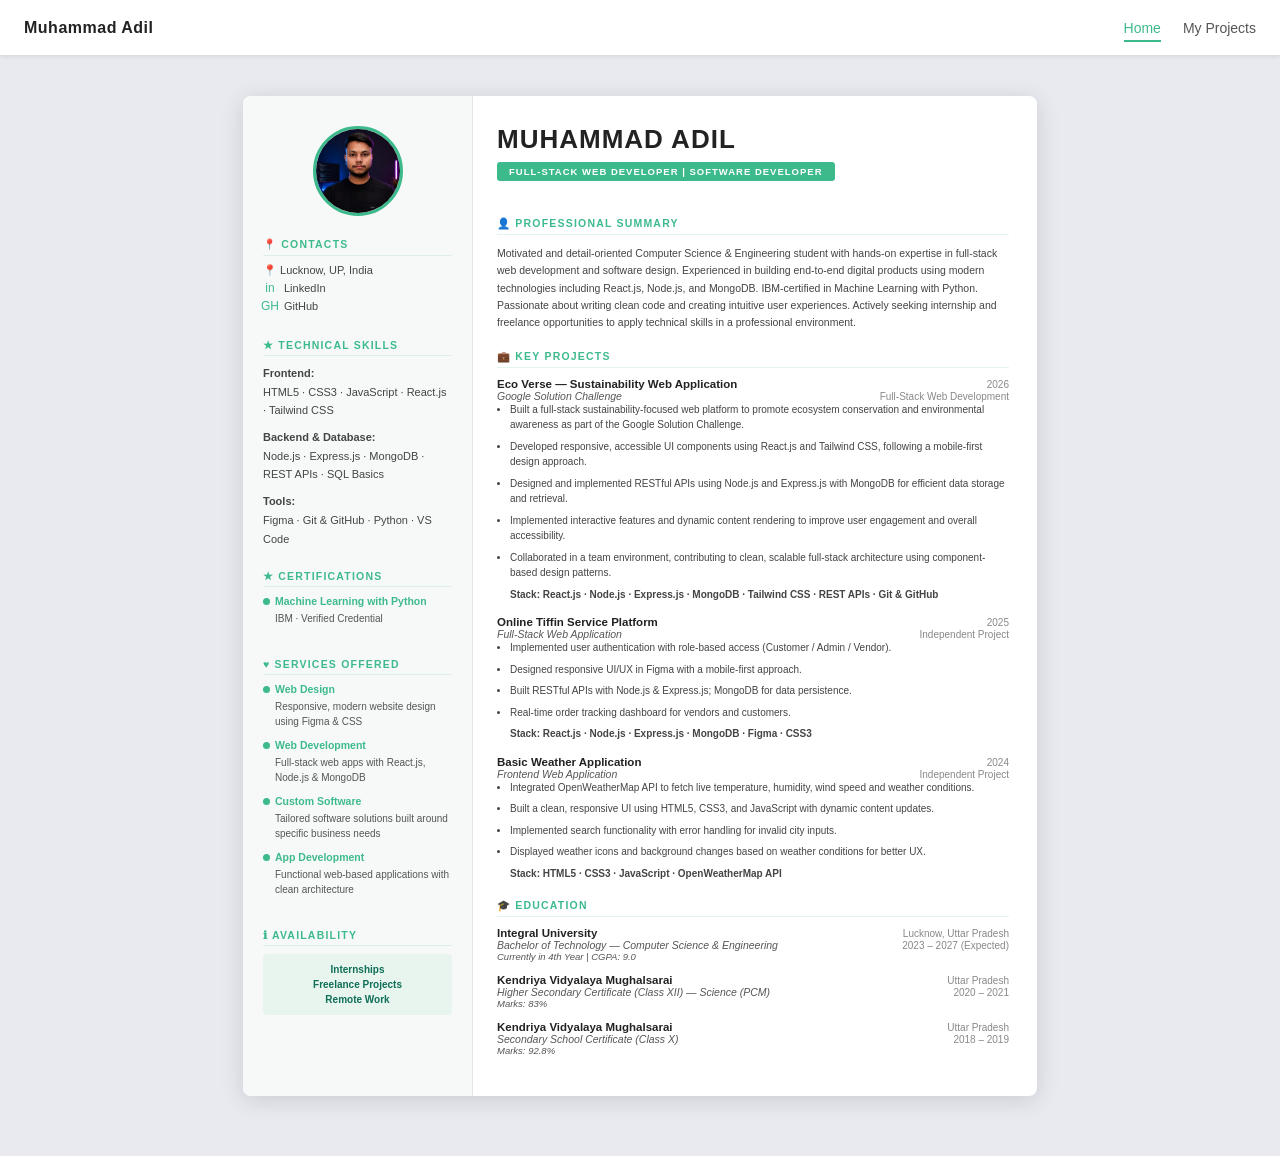
<file: index.html>
<!doctype html>
<html lang="en">
  <head>
    <meta charset="UTF-8" />
    <meta name="viewport" content="width=device-width, initial-scale=1.0" />
    <title>Muhammad Adil — Resume</title>
    <link rel="stylesheet" href="style.css" />
  </head>
  <body>
    <nav>
      <div class="logo">Muhammad Adil</div>
      <ul>
        <li>
          <a
            href="#home-page"
            class="active"
            id="nav-home"
            aria-controls="home-page"
            aria-current="page"
            onclick="showPage('home', event)"
            >Home</a
          >
        </li>
        <li>
          <a href="#projects-page" id="nav-projects" aria-controls="projects-page" onclick="showPage('projects', event)"
            >My Projects</a
          >
        </li>
      </ul>
    </nav>

    <section id="home-page">
      <div class="page-wrapper">
        <div class="a4">
          <aside class="sidebar">
            <div class="avatar-wrap">
              <img
                src="WhatsApp Image 2026-06-22 at 9.26.47 AM (1).jpeg"
                alt="Muhammad Adil"
                class="avatar"
              />
            </div>

            <div>
              <div class="section-title">📍 Contacts</div>
              <div class="contact-item">📍 Lucknow, UP, India</div>
              <div class="contact-item">
                <a
                  href="https://linkedin.com/in/muhammad-adil-6b7196299"
                  target="_blank"
                  rel="noopener noreferrer"
                  class="contact-link"
                >
                  <span class="icon">in</span> LinkedIn
                </a>
              </div>
              <div class="contact-item">
                <a
                  href="https://github.com/Muhammad-Adil-14912"
                  target="_blank"
                  rel="noopener noreferrer"
                  class="contact-link"
                >
                  <span class="icon">GH</span> GitHub
                </a>
              </div>
            </div>

            <div>
              <div class="section-title">★ Technical Skills</div>
              <div class="skills-list">
                <div>
                  <strong>Frontend:</strong><br />HTML5 · CSS3 · JavaScript ·
                  React.js · Tailwind CSS
                </div>
                <div>
                  <strong>Backend &amp; Database:</strong><br />Node.js ·
                  Express.js · MongoDB · REST APIs · SQL Basics
                </div>
                <div>
                  <strong>Tools:</strong><br />Figma · Git &amp; GitHub · Python
                  · VS Code
                </div>
              </div>
            </div>

            <div>
              <div class="section-title">★ Certifications</div>
              <div class="info-item">
                <h4>Machine Learning with Python</h4>
                <p>IBM · Verified Credential</p>
              </div>
            </div>

            <div>
              <div class="section-title">♥ Services Offered</div>
              <div class="info-item">
                <h4>Web Design</h4>
                <p>Responsive, modern website design using Figma &amp; CSS</p>
              </div>
              <div class="info-item">
                <h4>Web Development</h4>
                <p>Full-stack web apps with React.js, Node.js &amp; MongoDB</p>
              </div>
              <div class="info-item">
                <h4>Custom Software</h4>
                <p>
                  Tailored software solutions built around specific business
                  needs
                </p>
              </div>
              <div class="info-item">
                <h4>App Development</h4>
                <p>Functional web-based applications with clean architecture</p>
              </div>
            </div>

            <div>
              <div class="section-title">ℹ Availability</div>
              <div class="availability-note">
                Internships<br />
                Freelance Projects<br />
                Remote Work
              </div>
            </div>
          </aside>

          <article class="main">
            <div class="main-name">MUHAMMAD ADIL</div>
            <div class="main-badge">
              Full-Stack Web Developer | Software Developer
            </div>

            <div class="section-title">👤 Professional Summary</div>
            <p class="summary-text">
              Motivated and detail-oriented Computer Science &amp; Engineering
              student with hands-on expertise in full-stack web development and
              software design. Experienced in building end-to-end digital
              products using modern technologies including React.js, Node.js,
              and MongoDB. IBM-certified in Machine Learning with Python.
              Passionate about writing clean code and creating intuitive user
              experiences. Actively seeking internship and freelance
              opportunities to apply technical skills in a professional
              environment.
            </p>

            <div class="section-title">💼 Key Projects</div>

            <div class="job">
              <div class="job-header">
                <span class="job-company"
                  >Eco Verse — Sustainability Web Application</span
                >
                <span class="job-location">2026</span>
              </div>
              <div class="job-title-row">
                <span class="job-title">Google Solution Challenge</span>
                <span class="job-dates">Full-Stack Web Development</span>
              </div>
              <ul class="job-bullets">
                <li>
                  Built a full-stack sustainability-focused web platform to
                  promote ecosystem conservation and environmental awareness as
                  part of the Google Solution Challenge.
                </li>
                <li>
                  Developed responsive, accessible UI components using React.js
                  and Tailwind CSS, following a mobile-first design approach.
                </li>
                <li>
                  Designed and implemented RESTful APIs using Node.js and
                  Express.js with MongoDB for efficient data storage and
                  retrieval.
                </li>
                <li>
                  Implemented interactive features and dynamic content rendering
                  to improve user engagement and overall accessibility.
                </li>
                <li>
                  Collaborated in a team environment, contributing to clean,
                  scalable full-stack architecture using component-based design
                  patterns.
                </li>
                <li class="job-stack">
                  Stack: React.js · Node.js · Express.js · MongoDB · Tailwind
                  CSS · REST APIs · Git &amp; GitHub
                </li>
              </ul>
            </div>

            <div class="job">
              <div class="job-header">
                <span class="job-company">Online Tiffin Service Platform</span>
                <span class="job-location">2025</span>
              </div>
              <div class="job-title-row">
                <span class="job-title">Full-Stack Web Application</span>
                <span class="job-dates">Independent Project</span>
              </div>
              <ul class="job-bullets">
                <li>
                  Implemented user authentication with role-based access
                  (Customer / Admin / Vendor).
                </li>
                <li>
                  Designed responsive UI/UX in Figma with a mobile-first
                  approach.
                </li>
                <li>
                  Built RESTful APIs with Node.js &amp; Express.js; MongoDB for
                  data persistence.
                </li>
                <li>
                  Real-time order tracking dashboard for vendors and customers.
                </li>
                <li class="job-stack">
                  Stack: React.js · Node.js · Express.js · MongoDB · Figma ·
                  CSS3
                </li>
              </ul>
            </div>

            <div class="job">
              <div class="job-header">
                <span class="job-company">Basic Weather Application</span>
                <span class="job-location">2024</span>
              </div>
              <div class="job-title-row">
                <span class="job-title">Frontend Web Application</span>
                <span class="job-dates">Independent Project</span>
              </div>
              <ul class="job-bullets">
                <li>
                  Integrated OpenWeatherMap API to fetch live temperature,
                  humidity, wind speed and weather conditions.
                </li>
                <li>
                  Built a clean, responsive UI using HTML5, CSS3, and JavaScript
                  with dynamic content updates.
                </li>
                <li>
                  Implemented search functionality with error handling for
                  invalid city inputs.
                </li>
                <li>
                  Displayed weather icons and background changes based on
                  weather conditions for better UX.
                </li>
                <li class="job-stack">
                  Stack: HTML5 · CSS3 · JavaScript · OpenWeatherMap API
                </li>
              </ul>
            </div>

            <div class="section-title">🎓 Education</div>

            <div class="edu-row">
              <span class="edu-school">Integral University</span>
              <span class="edu-location">Lucknow, Uttar Pradesh</span>
            </div>
            <div class="edu-row">
              <span class="edu-degree"
                >Bachelor of Technology — Computer Science &amp;
                Engineering</span
              >
              <span class="edu-dates">2023 – 2027 (Expected)</span>
            </div>
            <div class="edu-note">Currently in 4th Year | CGPA: 9.0</div>

            <div class="edu-row">
              <span class="edu-school">Kendriya Vidyalaya Mughalsarai</span>
              <span class="edu-location">Uttar Pradesh</span>
            </div>
            <div class="edu-row">
              <span class="edu-degree"
                >Higher Secondary Certificate (Class XII) — Science (PCM)</span
              >
              <span class="edu-dates">2020 – 2021</span>
            </div>
            <div class="edu-note">Marks: 83%</div>

            <div class="edu-row">
              <span class="edu-school">Kendriya Vidyalaya Mughalsarai</span>
              <span class="edu-location">Uttar Pradesh</span>
            </div>
            <div class="edu-row">
              <span class="edu-degree"
                >Secondary School Certificate (Class X)</span
              >
              <span class="edu-dates">2018 – 2019</span>
            </div>
            <div class="edu-note">Marks: 92.8%</div>
          </article>
        </div>
      </div>
    </section>

    <section id="projects-page" class="hidden">
      <div class="projects-wrapper">
        <div class="projects-container">
          <h1>My Projects</h1>
          <div class="proj-grid">
            <div class="proj-card">
              <h3>Eco Verse — Sustainability Web Application</h3>
              <p>
                Built a full-stack sustainability-focused web platform to
                promote ecosystem conservation and environmental awareness as
                part of the Google Solution Challenge. Implemented responsive,
                accessible UI components using React.js and Tailwind CSS with a
                mobile-first design approach. Built RESTful APIs using Node.js
                &amp; Express.js with MongoDB for efficient data storage.
              </p>
              <span class="proj-tag">React.js</span>
              <span class="proj-tag">Node.js</span>
              <span class="proj-tag">Express.js</span>
              <span class="proj-tag">MongoDB</span>
              <span class="proj-tag">Tailwind CSS</span>
              <span class="proj-tag">REST APIs</span>
              <span class="proj-tag">Git &amp; GitHub</span>
            </div>

            <div class="proj-card">
              <h3>Online Tiffin Service Platform</h3>
              <p>
                A full-stack web application connecting customers, vendors, and
                admins with role-based authentication and a real-time order
                tracking dashboard. Designed in Figma with a mobile-first UI/UX.
                Built RESTful APIs with Node.js and Express.js, using MongoDB
                for data persistence.
              </p>
              <span class="proj-tag">React.js</span>
              <span class="proj-tag">Node.js</span>
              <span class="proj-tag">Express.js</span>
              <span class="proj-tag">MongoDB</span>
              <span class="proj-tag">Figma</span>
              <span class="proj-tag">CSS3</span>
            </div>

            <div class="proj-card">
              <h3>Basic Weather Application</h3>
              <p>
                A clean, responsive weather application integrated with the
                OpenWeatherMap API to display live temperature, humidity, wind
                speed, and conditions. Features dynamic background changes and
                weather icons based on live conditions, along with input error
                handling.
              </p>
              <span class="proj-tag">HTML5</span>
              <span class="proj-tag">CSS3</span>
              <span class="proj-tag">JavaScript</span>
              <span class="proj-tag">OpenWeatherMap API</span>
            </div>
          </div>
        </div>
      </div>
    </section>

    <script>
      function showPage(page, event) {
        event.preventDefault();

        var homePage = document.getElementById("home-page");
        var projectsPage = document.getElementById("projects-page");

        var navHome = document.getElementById("nav-home");
        var navProjects = document.getElementById("nav-projects");

        if (page === "home") {
          homePage.classList.remove("hidden");
          projectsPage.classList.add("hidden");

          navHome.classList.add("active");
          navProjects.classList.remove("active");
          navHome.setAttribute("aria-current", "page");
          navProjects.removeAttribute("aria-current");
        } else {
          homePage.classList.add("hidden");
          projectsPage.classList.remove("hidden");

          navProjects.classList.add("active");
          navHome.classList.remove("active");
          navProjects.setAttribute("aria-current", "page");
          navHome.removeAttribute("aria-current");
        }
      }
    </script>
  </body>
</html>
</file>
<file: style.css>
:root {
  --color-bg:           #e8eaf0;    
  --color-surface:      #ffffff;    
  --color-panel:        #f7f9f8;    
  --color-primary:      #3dba8c;    
  --color-primary-soft: #e1f5ee;    
  --color-accent-dark:  #0f6e56;    
  --color-text:         #222222;    
  --color-muted:        #444444;    
  --color-muted-light:  #555555;    
  --color-muted-faint:  #888888;    
  --color-border:       #e5e5e5;    

  --shadow:  0 4px 24px rgba(0, 0, 0, 0.13);
  --radius:  8px;
  --font:    "Segoe UI", Arial, sans-serif;
}



* {
  margin: 0;
  padding: 0;
  box-sizing: border-box;
}

html {
  scroll-behavior: smooth; 
}

body {
  font-family: var(--font);
  background: var(--color-bg);
  color: var(--color-text);
  min-height: 100vh;
}


a {
  color: inherit;
  text-decoration: none;
}

a:focus-visible,
button:focus-visible {
  outline: 3px solid var(--color-accent-dark);
  outline-offset: 3px;
  border-radius: 3px;
}


img {
  display: block;
  max-width: 100%;
}


.icon {
  display: inline-flex;
  align-items: center;
  justify-content: center;
  width: 14px;
  height: 14px;
  font-size: 12px;
  color: var(--color-primary);
  flex-shrink: 0; 
}



nav {
  position: fixed;           
  top: 0;
  left: 0;
  right: 0;
  display: flex;
  justify-content: space-between;
  align-items: center;
  height: 56px;
  padding: 0 24px;
  background: var(--color-surface);
  border-bottom: 1px solid #ddd;
  box-shadow: 0 1px 4px rgba(0, 0, 0, 0.07);
  z-index: 100;              
}

nav .logo {
  font-size: 16px;
  font-weight: 700;
  letter-spacing: 0.5px;
}

nav ul {
  display: flex;
  gap: 22px;
  list-style: none;          
}

nav ul li a {
  font-size: 14px;
  font-weight: 500;
  color: #555;
  padding: 4px 0;
  border-bottom: 2px solid transparent;  
  transition: color 0.2s, border-color 0.2s;
}


nav ul li a:hover,
nav ul li a.active {
  color: var(--color-primary);
  border-bottom-color: var(--color-primary);
}



.page-wrapper,
.projects-wrapper {
  padding: 96px 16px 60px;   
  display: flex;
  justify-content: center;   
}


.a4 {
  width: min(100%, 794px);   
  min-height: calc(100vh - 160px);
  display: grid;
  grid-template-columns: 230px 1fr;  
  background: var(--color-surface);
  border-radius: var(--radius);
  overflow: hidden;
  box-shadow: var(--shadow);
}



.sidebar {
  background: var(--color-panel);
  border-right: 1px solid var(--color-border);
  padding: 30px 20px;
  display: flex;
  flex-direction: column;    
  gap: 22px;                 
}


.avatar-wrap {
  display: flex;
  justify-content: center;
}

.avatar {
  width: 90px;
  height: 90px;
  border-radius: 50%;        
  object-fit: cover;
  border: 3px solid var(--color-primary);
  
  background: linear-gradient(135deg, var(--color-primary) 0%, #a8d8c2 100%);
}


.section-title {
  display: flex;
  align-items: center;
  gap: 6px;
  margin-bottom: 8px;
  padding-bottom: 4px;
  border-bottom: 1.5px solid rgba(61, 186, 140, 0.14);
  font-size: 10.5px;
  font-weight: 700;
  letter-spacing: 1.2px;
  text-transform: uppercase;
  color: var(--color-primary);
}


.contact-item {
  display: flex;
  align-items: center;
  gap: 7px;
  font-size: 11px;
  color: var(--color-muted);
  margin-bottom: 4px;
}


.contact-link {
  display: flex;
  align-items: center;
  gap: 7px;
  width: 100%;
  font-size: 11px;
}


.skills-list {
  display: flex;
  flex-direction: column;
  gap: 8px;
  font-size: 11px;
  color: var(--color-muted);
  line-height: 1.7;
}


.info-item {
  margin-bottom: 10px;
}


.info-item h4 {
  display: flex;
  align-items: center;
  gap: 5px;
  margin-bottom: 4px;
  font-size: 10.5px;
  font-weight: 700;
  color: var(--color-primary);
}


.info-item h4::before {
  content: "";
  width: 7px;
  height: 7px;
  border-radius: 50%;
  background: var(--color-primary);
}

.info-item p {
  font-size: 10px;
  color: var(--color-muted-light);
  line-height: 1.5;
  padding-left: 12px;
}


.availability-note {
  font-size: 10px;
  font-weight: 600;
  color: var(--color-accent-dark);
  text-align: center;
  background: #e8f5ef;
  border-radius: 4px;
  padding: 8px;
  line-height: 1.5;
}



.main {
  padding: 28px 28px 28px 24px;
}


.main-name {
  font-size: 26px;
  font-weight: 800;
  letter-spacing: 1px;
  margin-bottom: 6px;
}


.main-badge {
  display: inline-block;
  padding: 4px 12px;
  margin-bottom: 18px;
  border-radius: 3px;
  color: #fff;
  background: var(--color-primary);
  font-size: 9.5px;
  font-weight: 700;
  letter-spacing: 1px;
  text-transform: uppercase;
}


.main .section-title {
  margin-top: 18px;
  margin-bottom: 10px;
}


.summary-text {
  font-size: 10.5px;
  color: var(--color-muted);
  line-height: 1.65;
}


.job {
  margin-bottom: 14px;
}


.job-header,
.job-title-row,
.edu-row {
  display: flex;
  justify-content: space-between;
  align-items: baseline;
}

.job-company,
.edu-school {
  font-size: 11.5px;
  font-weight: 700;
}

.job-location,
.edu-location,
.job-dates,
.edu-dates {
  font-size: 10px;
  color: var(--color-muted-faint);
}

.job-title,
.edu-degree {
  font-size: 10.5px;
  color: var(--color-muted-light);
  font-style: italic;
}


.job-bullets {
  padding-left: 13px;
  list-style: disc;
}

.job-bullets li {
  margin-bottom: 6px;
  font-size: 10px;
  color: var(--color-muted);
  line-height: 1.55;
}


.job-stack {
  list-style: none;
  margin-top: 4px;
  font-weight: 600;
}


.edu-note {
  font-size: 9.5px;
  color: var(--color-muted-light);
  font-style: italic;
  margin-bottom: 12px;
}



.projects-container {
  width: min(100%, 794px);
}

.projects-container h1 {
  font-size: 22px;
  font-weight: 700;
  margin-bottom: 24px;
}


.proj-grid {
  display: grid;
  grid-template-columns: repeat(auto-fit, minmax(260px, 1fr));
  gap: 20px;
}


.proj-card {
  padding: 20px;
  border-radius: 8px;
  background: var(--color-surface);
  box-shadow: 0 2px 12px rgba(0, 0, 0, 0.09);
  border-top: 4px solid var(--color-primary);  
}

.proj-card h3 {
  font-size: 14px;
  font-weight: 700;
  margin-bottom: 6px;
}

.proj-card p {
  font-size: 12px;
  color: var(--color-muted-light);
  line-height: 1.6;
  margin-bottom: 10px;
}


.proj-tag {
  display: inline-block;
  margin: 0 4px 4px 0;
  padding: 2px 8px;
  background: var(--color-primary-soft);
  color: var(--color-accent-dark);
  font-size: 10px;
  font-weight: 600;
  border-radius: 3px;
}





.hidden {
  display: none;
}





@media (max-width: 900px) {
  .a4 {
    grid-template-columns: 1fr;   
    width: min(100%, 720px);
  }

  .sidebar {
    border-right: none;
    border-bottom: 1px solid var(--color-border);
  }
}


@media (max-width: 640px) {
  nav {
    padding: 0 12px;
  }

  nav ul {
    flex-wrap: wrap;
    justify-content: center;
    gap: 16px;
  }

  .page-wrapper,
  .projects-wrapper {
    padding-top: 88px;
    padding-bottom: 40px;
  }
}
</file>
